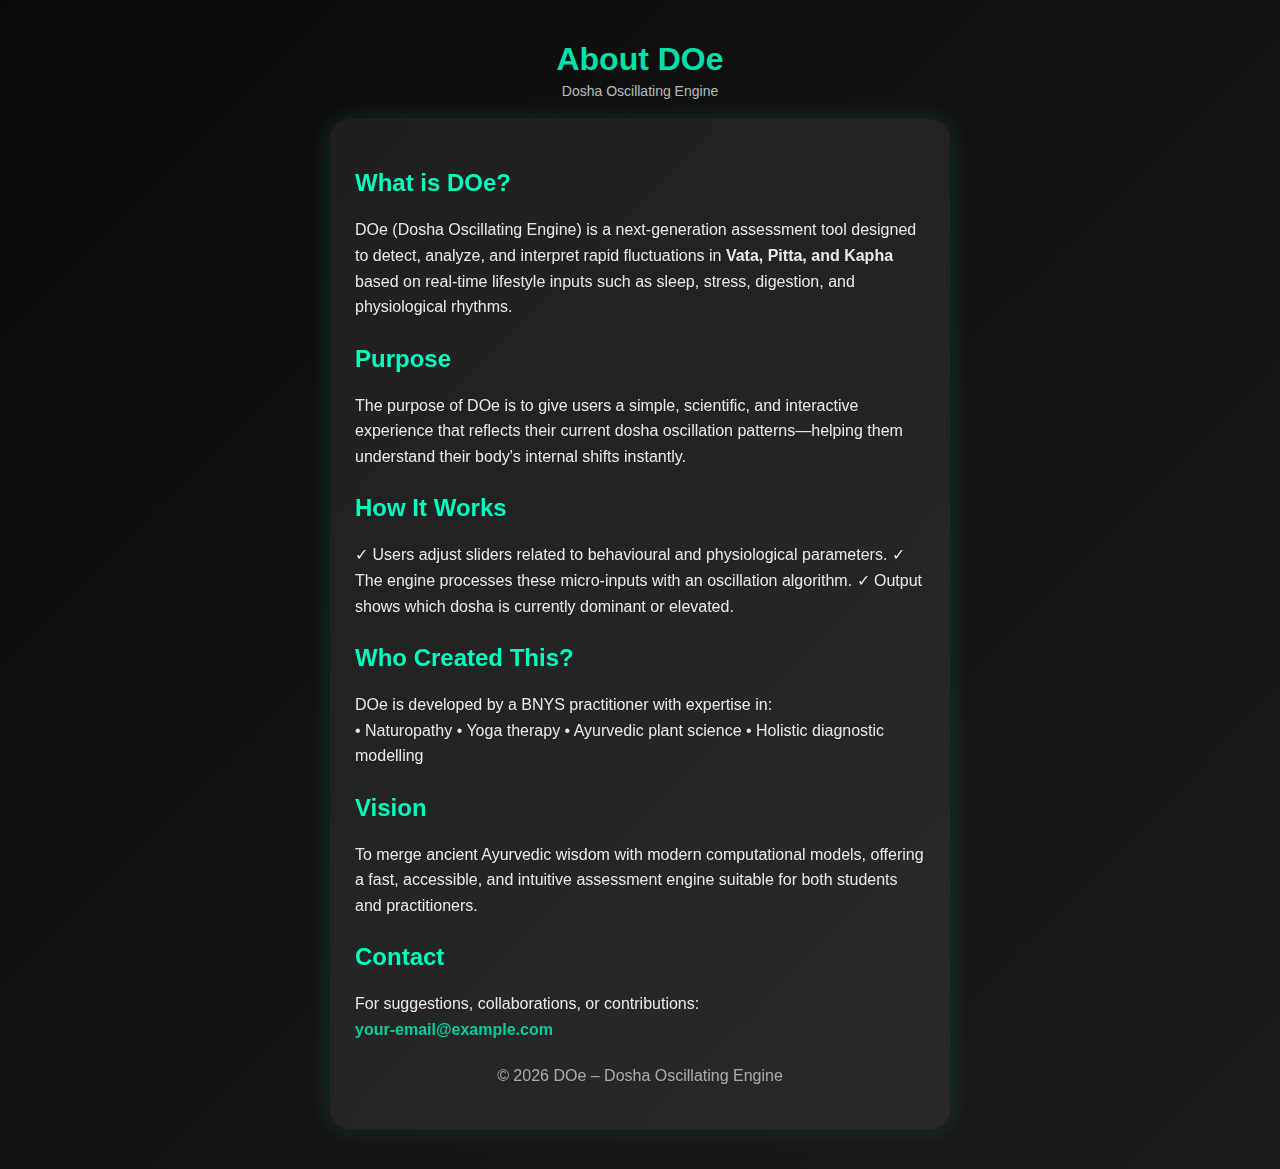
<file: about.html>
<!DOCTYPE html>
<html lang="en">
<head>
<meta charset="UTF-8">
<meta name="viewport" content="width=device-width, initial-scale=1.0">
<title>About – DOe</title>

<style>
body {
    margin: 0;
    font-family: Arial, sans-serif;
    background: linear-gradient(135deg, #0a0a0a, #1a1a1a);
    color: #fff;
    padding: 20px;
}

.container {
    max-width: 620px;
    margin: auto;
}

.card {
    background: rgba(255,255,255,0.08);
    padding: 25px;
    border-radius: 20px;
    backdrop-filter: blur(15px);
    box-shadow: 0 0 25px rgba(0,255,180,0.15);
    margin-bottom: 20px;
}

h1 {
    text-align: center;
    font-size: 32px;
    margin-bottom: 5px;
    color: #00e0a8;
}

.subtitle {
    text-align: center;
    font-size: 14px;
    opacity: 0.7;
    margin-bottom: 20px;
}

h2 {
    color: #00ffbe;
    margin-top: 25px;
}

p {
    line-height: 1.6;
    opacity: 0.9;
}

a {
    color: #00e0a8;
    text-decoration: none;
    font-weight: bold;
}
</style>
</head>

<body>

<div class="container">

    <h1>About DOe</h1>
    <div class="subtitle">Dosha Oscillating Engine</div>

    <div class="card">
        <h2>What is DOe?</h2>
        <p>
            DOe (Dosha Oscillating Engine) is a next-generation assessment tool designed to
            detect, analyze, and interpret rapid fluctuations in <b>Vata, Pitta, and Kapha</b> based on 
            real-time lifestyle inputs such as sleep, stress, digestion, and physiological rhythms.
        </p>

        <h2>Purpose</h2>
        <p>
            The purpose of DOe is to give users a simple, scientific, and interactive experience
            that reflects their current dosha oscillation patterns—helping them understand their
            body's internal shifts instantly.
        </p>

        <h2>How It Works</h2>
        <p>
            ✓ Users adjust sliders related to behavioural and physiological parameters.  
            ✓ The engine processes these micro-inputs with an oscillation algorithm.  
            ✓ Output shows which dosha is currently dominant or elevated.  
        </p>

        <h2>Who Created This?</h2>
        <p>
            DOe is developed by a BNYS practitioner with expertise in:
            <br>• Naturopathy  
            • Yoga therapy  
            • Ayurvedic plant science  
            • Holistic diagnostic modelling  
        </p>

        <h2>Vision</h2>
        <p>
            To merge ancient Ayurvedic wisdom with modern computational models, offering
            a fast, accessible, and intuitive assessment engine suitable for both students and practitioners.
        </p>

        <h2>Contact</h2>
        <p>
            For suggestions, collaborations, or contributions:<br>
            <a href="mailto:your-email@example.com">your-email@example.com</a>
        </p>

        <p style="text-align:center; margin-top:20px; opacity:0.6;">
            © 2026 DOe – Dosha Oscillating Engine
        </p>
    </div>
</div>

</body>
</html>
</file>
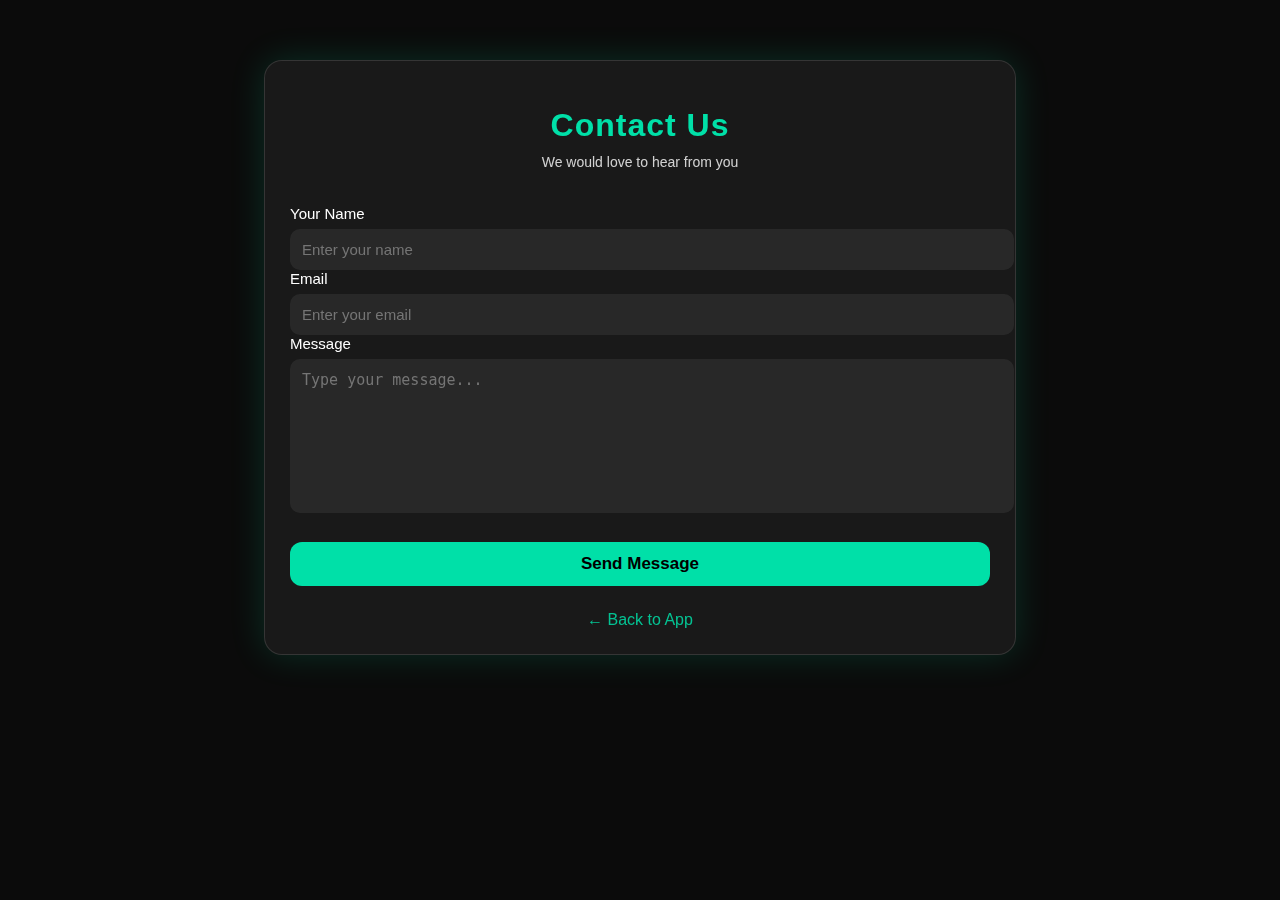
<file: contact.html>
<!DOCTYPE html>
<html lang="en">
<head>
<meta charset="UTF-8" />
<meta name="viewport" content="width=device-width, initial-scale=1.0" />
<title>Contact Us • DOe – Dosha Oscillation Engine</title>

<style>
body {
    margin:0; padding:0;
    background:#0b0b0b;
    font-family:Poppins, sans-serif;
    color:#fff;
}

.container {
    max-width:700px;
    margin:60px auto;
    padding:25px;
    background:rgba(255,255,255,0.06);
    backdrop-filter:blur(14px);
    border-radius:18px;
    border:1px solid rgba(255,255,255,0.12);
    box-shadow:0 0 35px rgba(0,255,180,0.15);
}

h1 {
    text-align:center;
    font-size:32px;
    letter-spacing:1px;
    margin-bottom:10px;
    color:#00e0a8;
}

.subtitle {
    text-align:center;
    font-size:14px;
    opacity:0.8;
    margin-bottom:35px;
}

.label {
    margin-top:18px;
    font-size:15px;
}

.input-box {
    width:100%;
    padding:12px;
    border-radius:10px;
    border:none;
    margin-top:6px;
    background:rgba(255,255,255,0.07);
    color:#fff;
    font-size:15px;
}

textarea {
    width:100%;
    min-height:130px;
    padding:12px;
    border-radius:10px;
    border:none;
    margin-top:6px;
    resize:none;
    background:rgba(255,255,255,0.07);
    color:#fff;
    font-size:15px;
}

button {
    margin-top:25px;
    width:100%;
    padding:12px;
    background:#00e0a8;
    color:#000;
    border:none;
    border-radius:12px;
    font-size:17px;
    font-weight:600;
    cursor:pointer;
    transition:0.3s ease;
}

button:hover {
    background:#00ffbf;
}

.back-link {
    display:block;
    text-align:center;
    margin-top:25px;
    color:#00e0a8;
    text-decoration:none;
    opacity:0.85;
}
.back-link:hover { opacity:1; }
</style>

</head>
<body>

<div class="container">
    <h1>Contact Us</h1>
    <div class="subtitle">We would love to hear from you</div>

    <label class="label">Your Name</label>
    <input class="input-box" type="text" placeholder="Enter your name" />

    <label class="label">Email</label>
    <input class="input-box" type="email" placeholder="Enter your email" />

    <label class="label">Message</label>
    <textarea placeholder="Type your message..."></textarea>

    <button>Send Message</button>

    <a href="index.html" class="back-link">← Back to App</a>
</div>

</body>
</html>
</file>
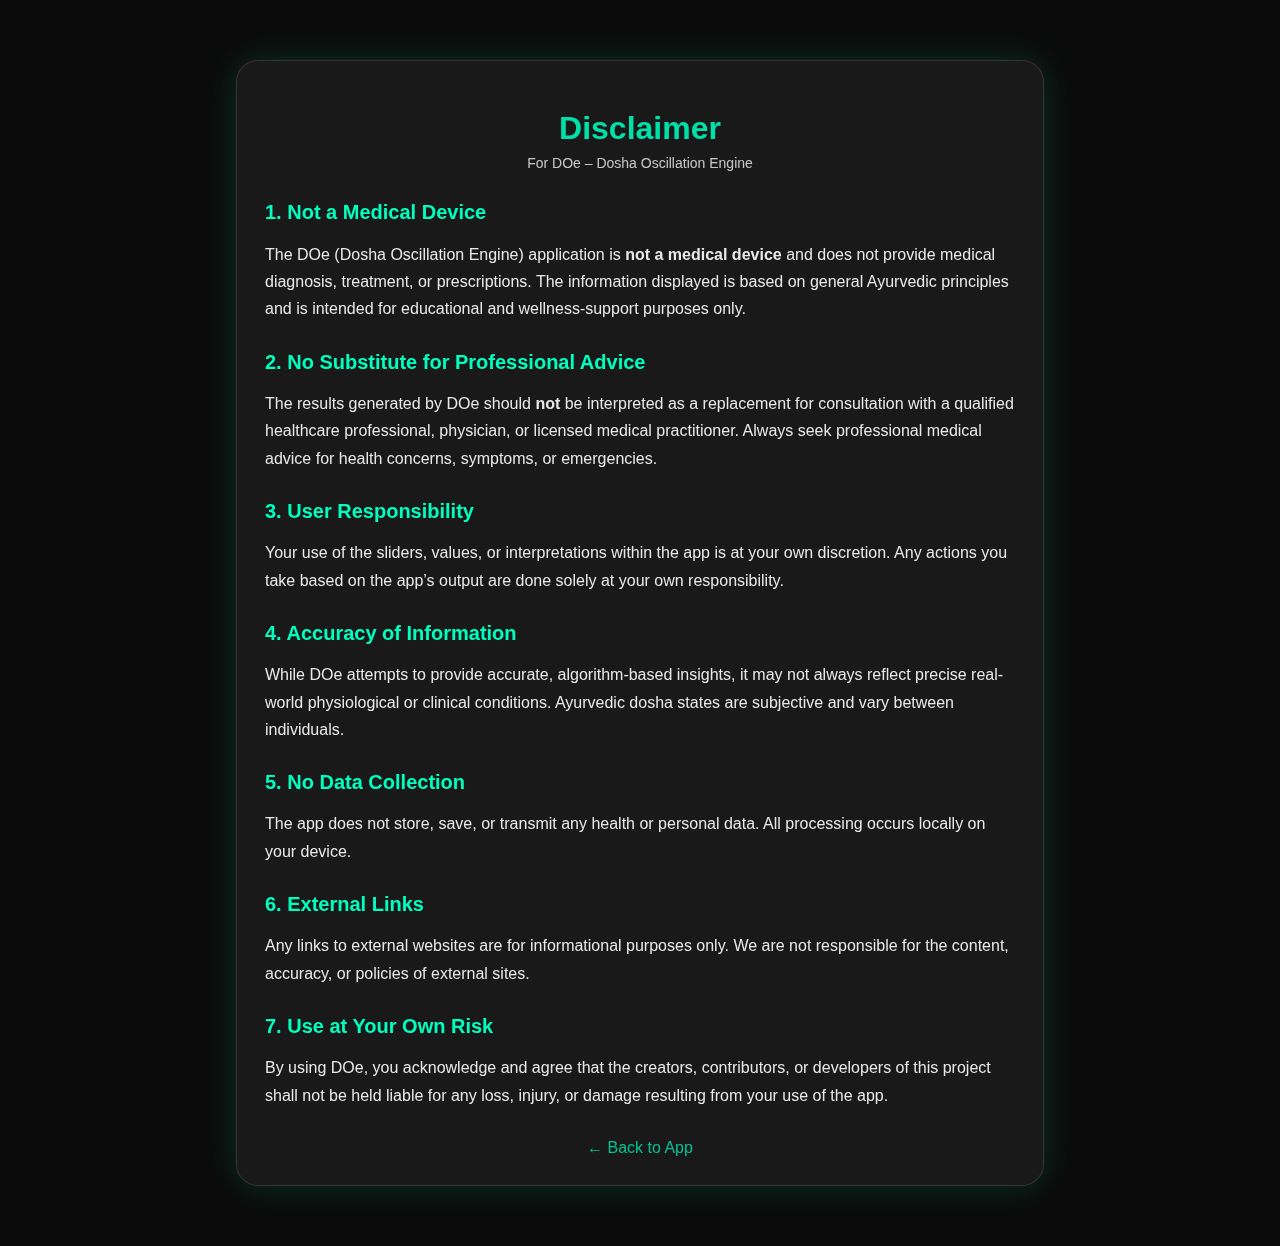
<file: disclaimer.html>
<!DOCTYPE html>
<html lang="en">
<head>
<meta charset="UTF-8" />
<meta name="viewport" content="width=device-width, initial-scale=1.0" />
<title>Disclaimer • DOe – Dosha Oscillation Engine</title>

<style>
body {
    margin:0;
    background:#0b0b0b;
    font-family:Poppins, Arial, sans-serif;
    color:#fff;
}

.container {
    max-width:750px;
    margin:60px auto;
    padding:28px;
    background:rgba(255,255,255,0.06);
    backdrop-filter:blur(14px);
    border-radius:22px;
    border:1px solid rgba(255,255,255,0.12);
    box-shadow:0 0 35px rgba(0,255,180,0.15);
}

h1 {
    text-align:center;
    font-size:32px;
    margin-bottom:8px;
    color:#00e0a8;
}

.subtitle {
    text-align:center;
    font-size:14px;
    opacity:0.75;
    margin-bottom:30px;
}

h2 {
    font-size:20px;
    margin-top:28px;
    color:#00ffbf;
}

p {
    line-height:1.7;
    opacity:0.9;
    margin-top:8px;
}

a {
    color:#00e0a8;
    text-decoration:none;
}

.back-link {
    display:block;
    text-align:center;
    margin-top:30px;
    color:#00e0a8;
    text-decoration:none;
    opacity:0.85;
}
.back-link:hover { opacity:1; }
</style>
</head>
<body>

<div class="container">

<h1>Disclaimer</h1>
<div class="subtitle">For DOe – Dosha Oscillation Engine</div>

<h2>1. Not a Medical Device</h2>
<p>
The DOe (Dosha Oscillation Engine) application is <b>not a medical device</b> and does not provide medical diagnosis, treatment, or prescriptions.
The information displayed is based on general Ayurvedic principles and is intended for educational and wellness-support purposes only.
</p>

<h2>2. No Substitute for Professional Advice</h2>
<p>
The results generated by DOe should <b>not</b> be interpreted as a replacement for consultation with a qualified healthcare professional, physician, or licensed medical practitioner.
Always seek professional medical advice for health concerns, symptoms, or emergencies.
</p>

<h2>3. User Responsibility</h2>
<p>
Your use of the sliders, values, or interpretations within the app is at your own discretion.  
Any actions you take based on the app’s output are done solely at your own responsibility.
</p>

<h2>4. Accuracy of Information</h2>
<p>
While DOe attempts to provide accurate, algorithm-based insights, it may not always reflect precise real-world physiological or clinical conditions.
Ayurvedic dosha states are subjective and vary between individuals.
</p>

<h2>5. No Data Collection</h2>
<p>
The app does not store, save, or transmit any health or personal data.  
All processing occurs locally on your device.
</p>

<h2>6. External Links</h2>
<p>
Any links to external websites are for informational purposes only.  
We are not responsible for the content, accuracy, or policies of external sites.
</p>

<h2>7. Use at Your Own Risk</h2>
<p>
By using DOe, you acknowledge and agree that the creators, contributors, or developers of this project shall not be held liable for any loss, injury, or damage resulting from your use of the app.
</p>

<a href="index.html" class="back-link">← Back to App</a>

</div>

</body>
</html>
</file>
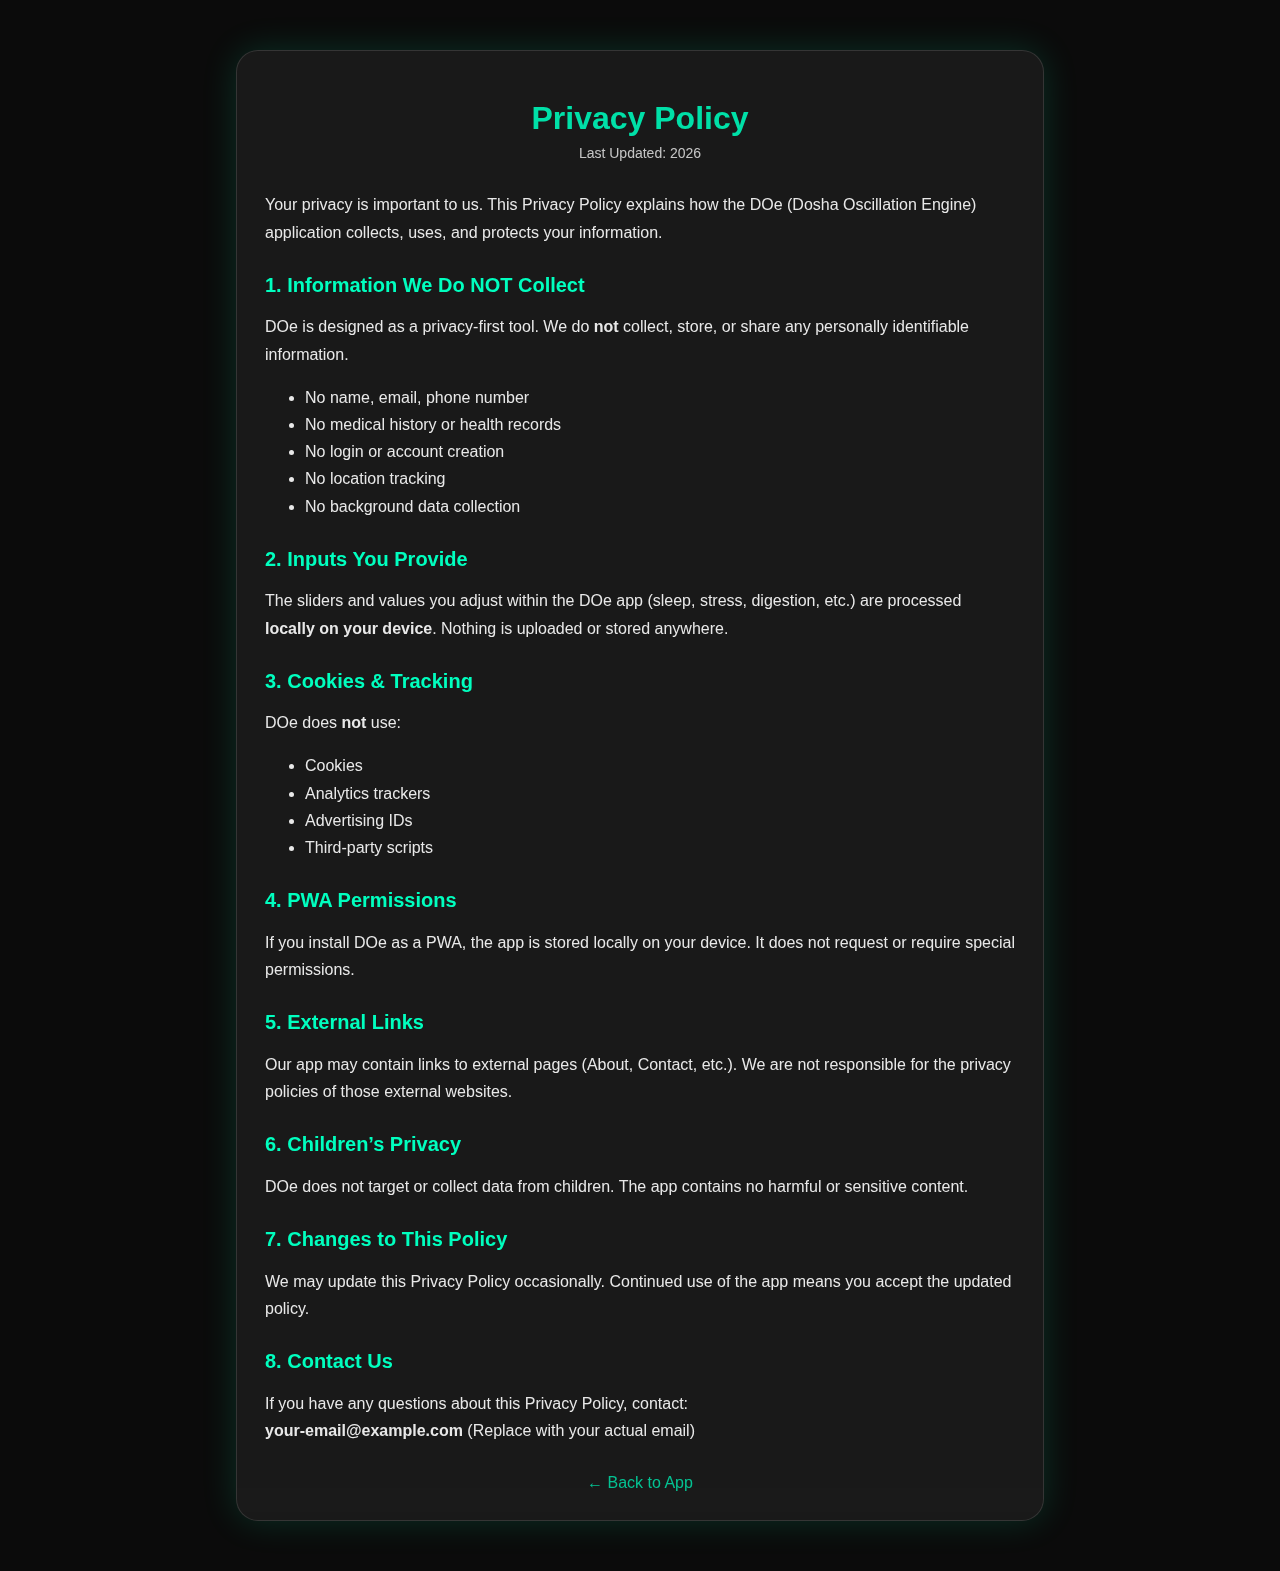
<file: privacy.html>
<!DOCTYPE html>
<html lang="en">
<head>
<meta charset="UTF-8" />
<meta name="viewport" content="width=device-width, initial-scale=1.0" />
<title>Privacy Policy • DOe – Dosha Oscillation Engine</title>

<style>
body {
    margin:0; padding:0;
    background:#0b0b0b;
    font-family:Poppins, Arial, sans-serif;
    color:#fff;
}

.container {
    max-width:750px;
    margin:50px auto;
    padding:28px;
    background:rgba(255,255,255,0.06);
    backdrop-filter:blur(14px);
    border-radius:22px;
    border:1px solid rgba(255,255,255,0.12);
    box-shadow:0 0 35px rgba(0,255,180,0.15);
}

h1 {
    text-align:center;
    font-size:32px;
    margin-bottom:8px;
    color:#00e0a8;
}

.subtitle {
    text-align:center;
    font-size:14px;
    opacity:0.75;
    margin-bottom:30px;
}

h2 {
    font-size:20px;
    margin-top:28px;
    color:#00ffbf;
}

p {
    line-height:1.7;
    opacity:0.9;
    margin-top:8px;
}

ul {
    margin-top:8px;
    line-height:1.7;
    opacity:0.9;
}

a {
    color:#00e0a8;
    text-decoration:none;
}

.back-link {
    display:block;
    text-align:center;
    margin-top:30px;
    color:#00e0a8;
    text-decoration:none;
    opacity:0.85;
}
.back-link:hover { opacity:1; }
</style>
</head>
<body>

<div class="container">

<h1>Privacy Policy</h1>
<div class="subtitle">Last Updated: 2026</div>

<p>
Your privacy is important to us. This Privacy Policy explains how the DOe (Dosha Oscillation Engine) application collects, uses, and protects your information.
</p>

<h2>1. Information We Do NOT Collect</h2>
<p>
DOe is designed as a privacy-first tool. We do <b>not</b> collect, store, or share any personally identifiable information.
</p>
<ul>
    <li>No name, email, phone number</li>
    <li>No medical history or health records</li>
    <li>No login or account creation</li>
    <li>No location tracking</li>
    <li>No background data collection</li>
</ul>

<h2>2. Inputs You Provide</h2>
<p>
The sliders and values you adjust within the DOe app (sleep, stress, digestion, etc.) are processed <b>locally on your device</b>.  
Nothing is uploaded or stored anywhere.
</p>

<h2>3. Cookies & Tracking</h2>
<p>
DOe does <b>not</b> use:
</p>
<ul>
    <li>Cookies</li>
    <li>Analytics trackers</li>
    <li>Advertising IDs</li>
    <li>Third-party scripts</li>
</ul>

<h2>4. PWA Permissions</h2>
<p>
If you install DOe as a PWA, the app is stored locally on your device.  
It does not request or require special permissions.
</p>

<h2>5. External Links</h2>
<p>
Our app may contain links to external pages (About, Contact, etc.).  
We are not responsible for the privacy policies of those external websites.
</p>

<h2>6. Children’s Privacy</h2>
<p>
DOe does not target or collect data from children.  
The app contains no harmful or sensitive content.
</p>

<h2>7. Changes to This Policy</h2>
<p>
We may update this Privacy Policy occasionally.  
Continued use of the app means you accept the updated policy.
</p>

<h2>8. Contact Us</h2>
<p>
If you have any questions about this Privacy Policy, contact:<br>
<b>your-email@example.com</b>  
(Replace with your actual email)
</p>

<a href="index.html" class="back-link">← Back to App</a>

</div>

</body>
  </html>
</file>
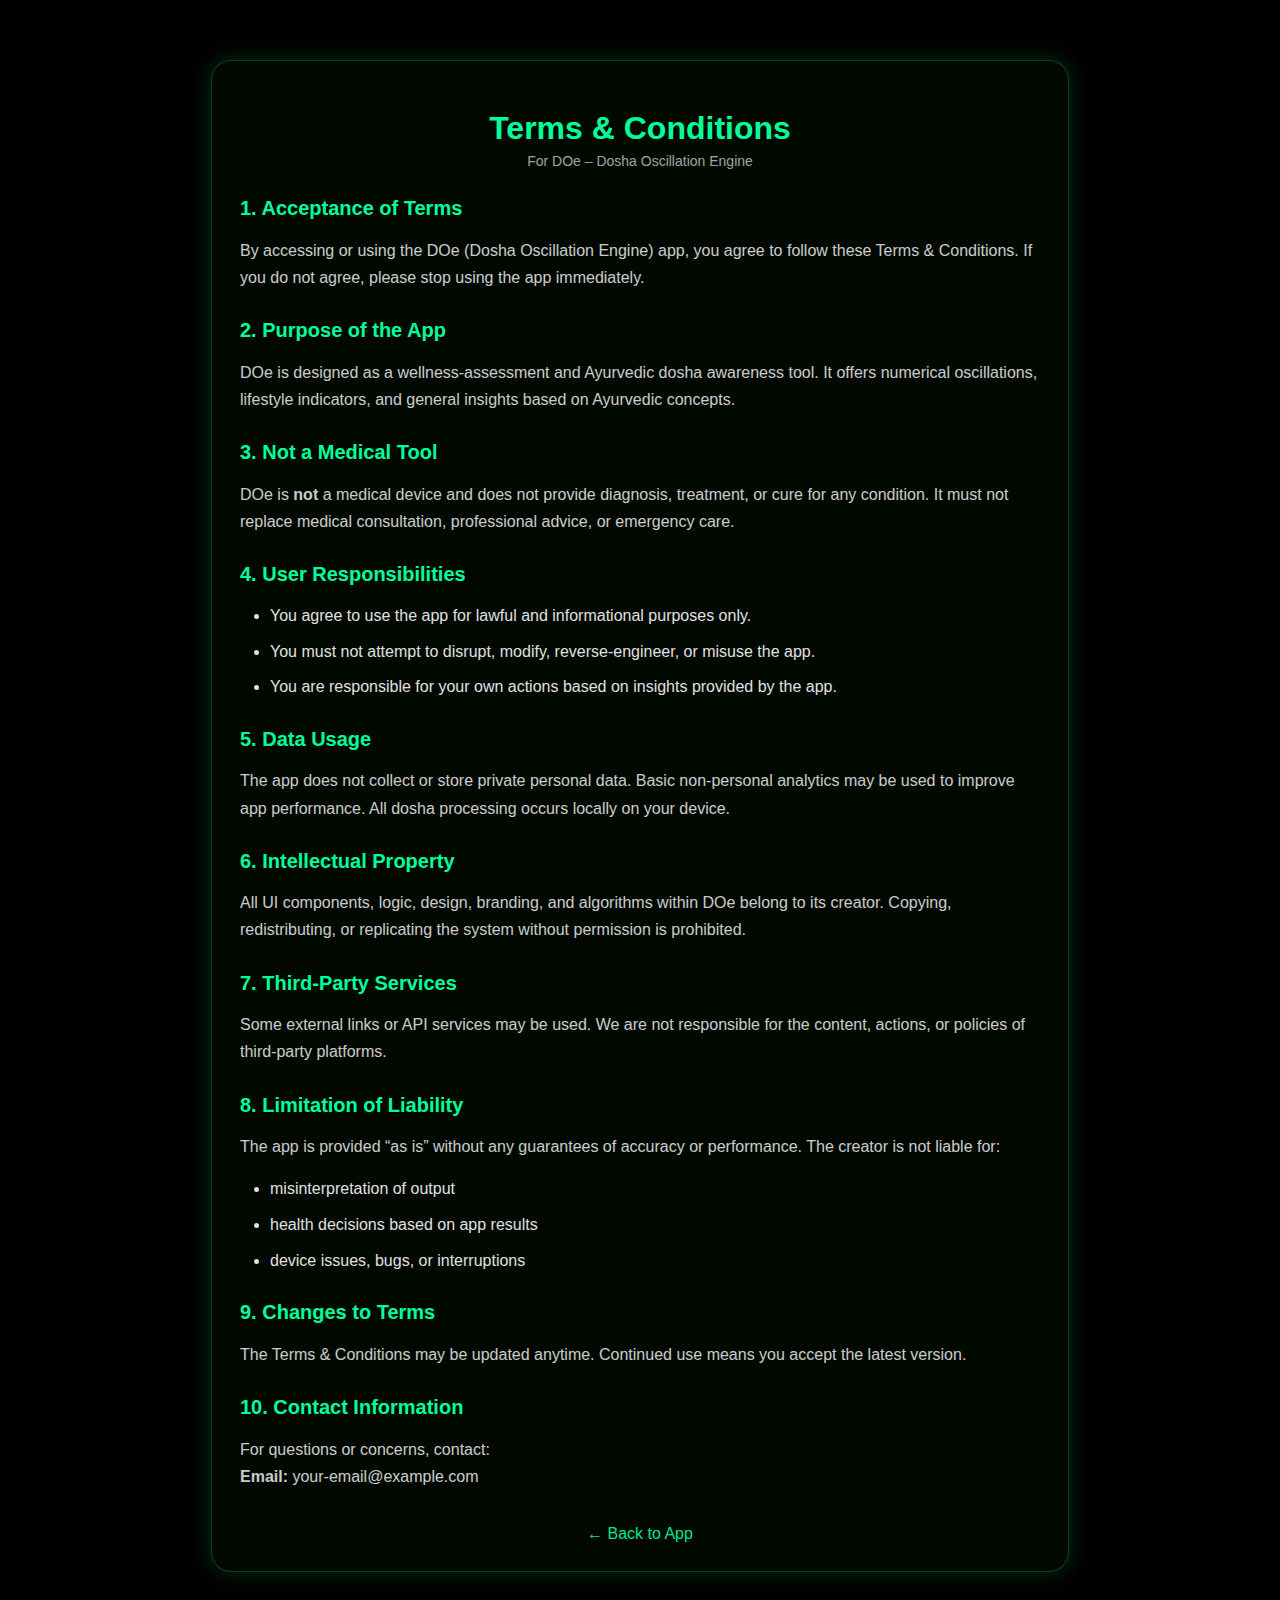
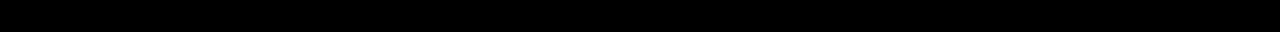
<file: terms.html>
<!DOCTYPE html>
<html lang="en">
<head>
<meta charset="UTF-8">
<meta name="viewport" content="width=device-width, initial-scale=1.0">
<title>Terms & Conditions • DOe – Dosha Oscillation Engine</title>

<style>
    body {
        margin:0;
        background:#000;
        font-family: "Segoe UI", Arial, sans-serif;
        color:#e0e0e0;
    }

    .container {
        max-width:800px;
        margin:60px auto;
        padding:28px;
        background:rgba(0, 20, 0, 0.4);
        border-radius:20px;
        border:1px solid rgba(0,255,120,0.25);
        box-shadow:0 0 25px rgba(0,255,120,0.18);
    }

    h1 {
        text-align:center;
        font-size:32px;
        margin-bottom:6px;
        color:#00ff99;
        font-weight:700;
    }

    .subtitle {
        text-align:center;
        font-size:14px;
        opacity:0.7;
        margin-bottom:28px;
    }

    h2 {
        font-size:20px;
        margin-top:28px;
        color:#00ff99;
    }

    p {
        line-height:1.7;
        opacity:0.9;
        margin-top:10px;
    }

    ul {
        margin-left:20px;
        padding-left:10px;
    }

    li {
        margin-bottom:10px;
        line-height:1.6;
    }

    .back-link {
        display:block;
        text-align:center;
        margin-top:35px;
        color:#00ff99;
        text-decoration:none;
        opacity:0.9;
    }
    .back-link:hover {
        opacity:1;
    }
</style>
</head>

<body>

<div class="container">

<h1>Terms & Conditions</h1>
<div class="subtitle">For DOe – Dosha Oscillation Engine</div>

<h2>1. Acceptance of Terms</h2>
<p>
By accessing or using the DOe (Dosha Oscillation Engine) app, you agree to follow these Terms & Conditions.  
If you do not agree, please stop using the app immediately.
</p>

<h2>2. Purpose of the App</h2>
<p>
DOe is designed as a wellness-assessment and Ayurvedic dosha awareness tool.  
It offers numerical oscillations, lifestyle indicators, and general insights based on Ayurvedic concepts.
</p>

<h2>3. Not a Medical Tool</h2>
<p>
DOe is <strong>not</strong> a medical device and does not provide diagnosis, treatment, or cure for any condition.  
It must not replace medical consultation, professional advice, or emergency care.
</p>

<h2>4. User Responsibilities</h2>
<ul>
    <li>You agree to use the app for lawful and informational purposes only.</li>
    <li>You must not attempt to disrupt, modify, reverse-engineer, or misuse the app.</li>
    <li>You are responsible for your own actions based on insights provided by the app.</li>
</ul>

<h2>5. Data Usage</h2>
<p>
The app does not collect or store private personal data.  
Basic non-personal analytics may be used to improve app performance.  
All dosha processing occurs locally on your device.
</p>

<h2>6. Intellectual Property</h2>
<p>
All UI components, logic, design, branding, and algorithms within DOe belong to its creator.  
Copying, redistributing, or replicating the system without permission is prohibited.
</p>

<h2>7. Third-Party Services</h2>
<p>
Some external links or API services may be used.  
We are not responsible for the content, actions, or policies of third-party platforms.
</p>

<h2>8. Limitation of Liability</h2>
<p>
The app is provided “as is” without any guarantees of accuracy or performance.  
The creator is not liable for:
</p>
<ul>
    <li>misinterpretation of output</li>
    <li>health decisions based on app results</li>
    <li>device issues, bugs, or interruptions</li>
</ul>

<h2>9. Changes to Terms</h2>
<p>
The Terms & Conditions may be updated anytime.  
Continued use means you accept the latest version.
</p>

<h2>10. Contact Information</h2>
<p>
For questions or concerns, contact:<br>
<b>Email:</b> your-email@example.com
</p>

<a href="index.html" class="back-link">← Back to App</a>

</div>

</body>
</html>
</file>
